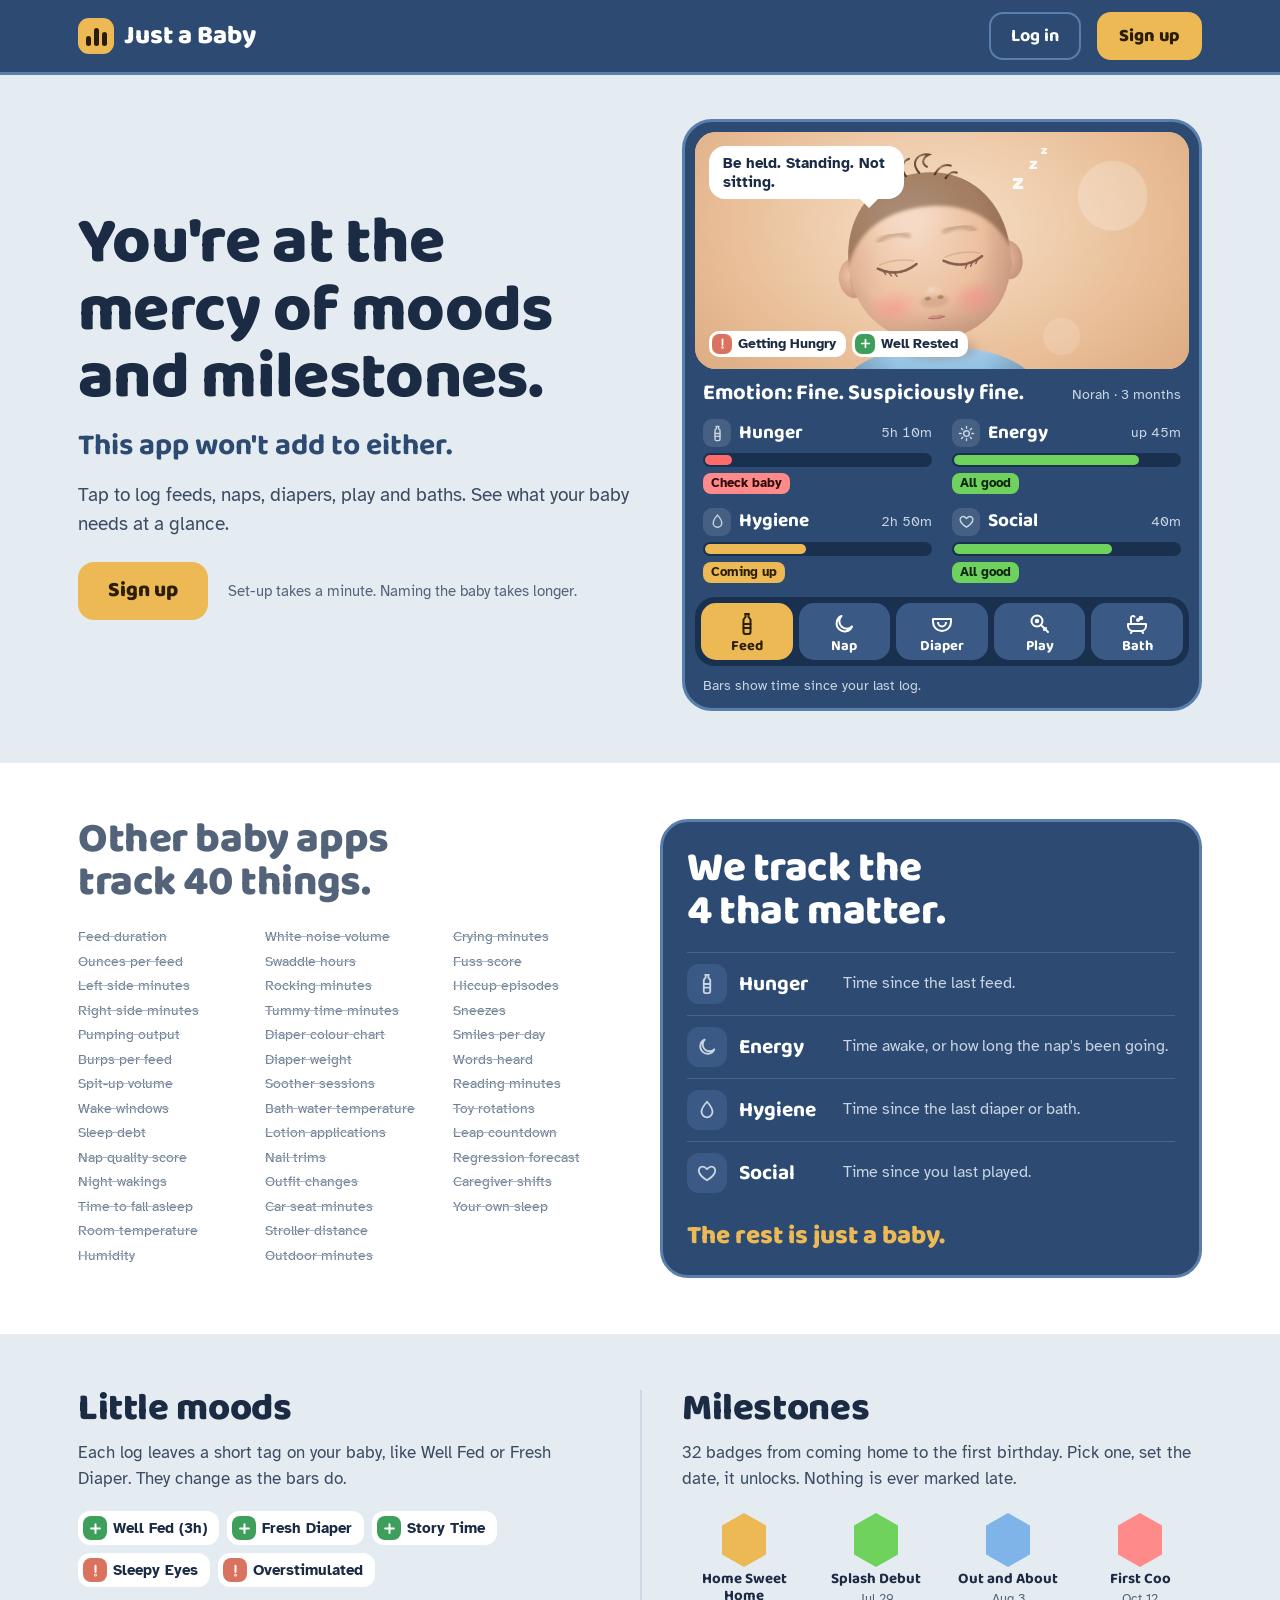
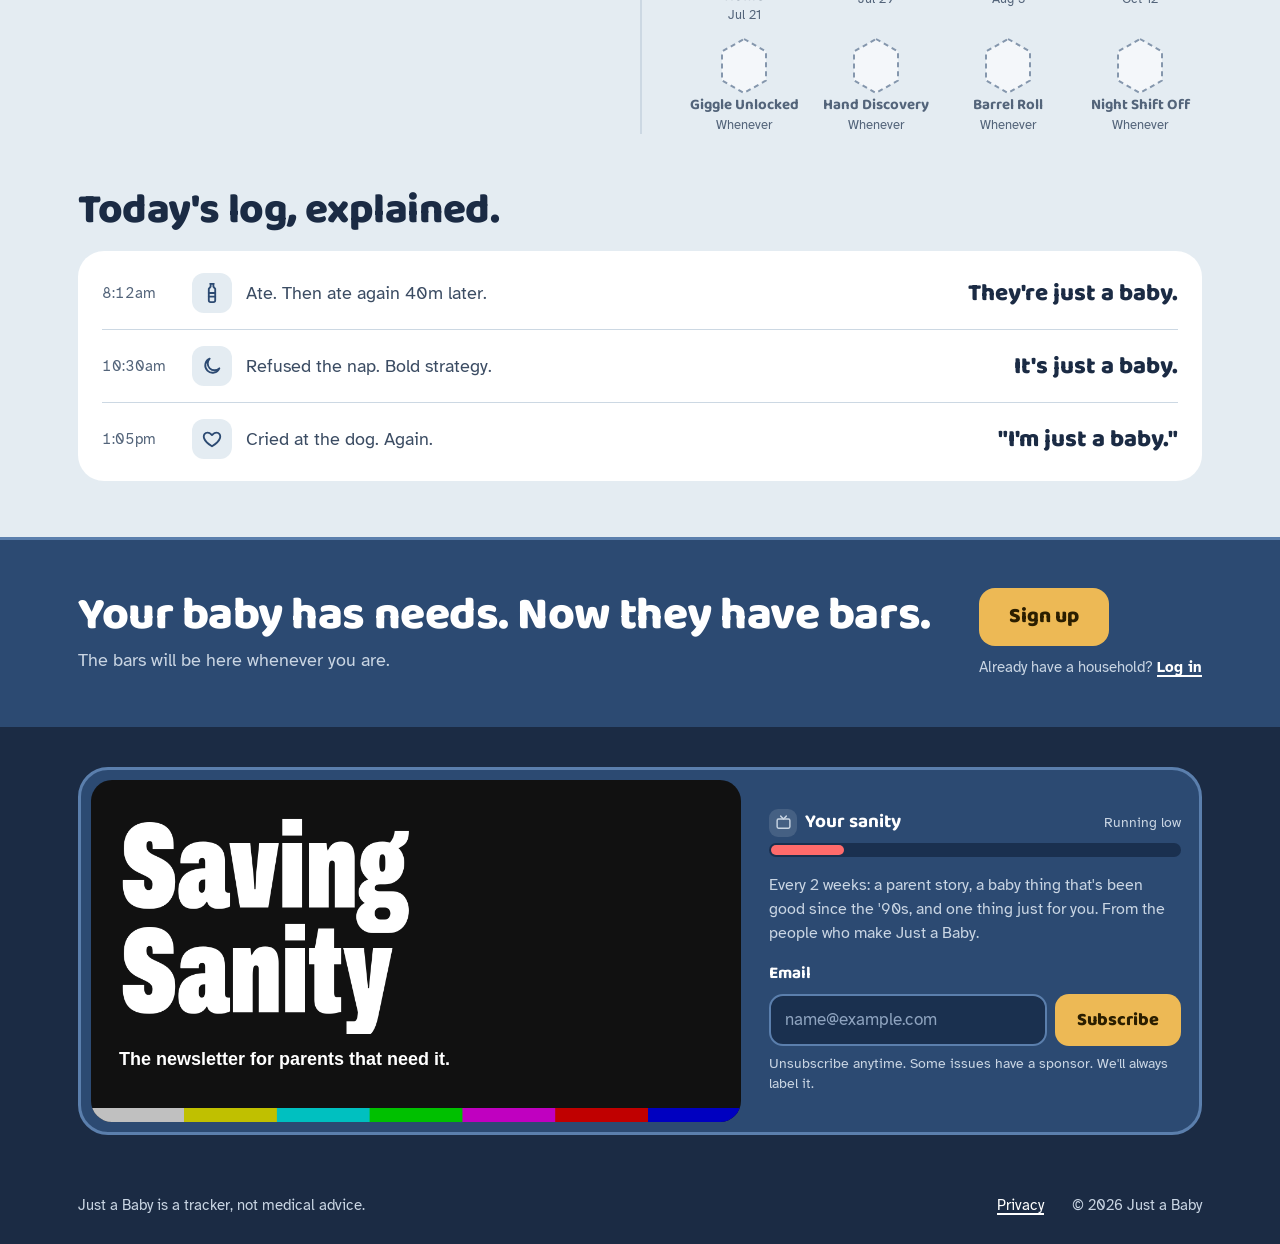
<file: index.html>
<!doctype html>
<html lang="en">
<head>
<meta charset="utf-8">
<script>
// Send anything meant for the app straight there: invite links and sign-in links
// sent before the app moved to /yourbaby, and home-screen installs.
(function(){var s=location.search,h=location.hash,sa=false;
try{sa=window.matchMedia('(display-mode: standalone)').matches||navigator.standalone===true}catch(e){}
if(/[?&](invite|code|token_hash|error_description)=/.test(s)||/(access_token|error_description)=/.test(h)||sa){location.replace('/yourbaby/'+s+h)}})();
</script>
<meta name="viewport" content="width=device-width, initial-scale=1, viewport-fit=cover">
<meta name="theme-color" content="#2C4A72">
<link rel="manifest" href="/manifest.webmanifest">
<link rel="icon" type="image/png" sizes="192x192" href="/icons/icon-192.png">
<link rel="apple-touch-icon" href="/icons/apple-touch-icon.png">
<title>Just a Baby</title>
<meta name="description" content="A mood and milestone baby tracker. Tap to log feeds, naps, diapers, play and baths. See what your baby needs at a glance.">
<link rel="preconnect" href="https://fonts.googleapis.com">
<link rel="preconnect" href="https://fonts.gstatic.com" crossorigin>
<link rel="stylesheet" href="https://fonts.googleapis.com/css2?family=Baloo+2:wght@600;700;800&family=Atkinson+Hyperlegible:wght@400;700&display=swap">
<style>
/* One light look, matching the app: navy HUD panels with thick rounded frames, gold for the one thing to press. Flat buttons, no shadows. */
:root{
  --ground:#E4ECF2; --paper:#FFFFFF; --ink:#1B2B44; --body:#3B4C63; --muted:#53647A; --rule:#CCD8E3;
  --navy:#2C4A72; --navy-deep:#1B2B44; --navy-tile:#3A5A85; --navy-soft:#C9D5E3; --navy-track:#1A304F; --navy-edge:#5B7FAD;
  --gold:#EDB955; --gold-ink:#2B1E00;
  --ok:#6FD25C; --ok-ink:#0D2416; --warn:#EDB955; --warn-ink:#2B1E00; --bad:#FF8A8A; --bad-bar:#FF6B6B; --bad-ink:#2E0A0A;
  --display:'Baloo 2','Trebuchet MS',system-ui,sans-serif;
  --text:'Atkinson Hyperlegible',system-ui,-apple-system,'Segoe UI',sans-serif;
  color-scheme:light;
}
*{box-sizing:border-box}
html{background:var(--navy-deep)}
body{margin:0;background:var(--ground);color:var(--ink);font-family:var(--text);font-size:17px;line-height:1.5;-webkit-font-smoothing:antialiased}
::selection{background:var(--gold);color:var(--gold-ink)}
img{max-width:100%;display:block}
a{color:var(--navy);text-underline-offset:3px;text-decoration-thickness:2px}
a:hover{color:var(--ink)}
:focus-visible{outline:3px solid var(--gold);outline-offset:3px;border-radius:8px}
h1,h2,h3{font-family:var(--display);font-weight:800;line-height:1.02;margin:0;text-wrap:balance;letter-spacing:-0.01em}
p{margin:0}
.wrap{max-width:1180px;margin:0 auto;padding-inline:max(28px,env(safe-area-inset-left,0px))}
svg.i{width:22px;height:22px;flex:none}

/* buttons */
.btn{display:inline-flex;align-items:center;justify-content:center;min-height:48px;padding:0 22px;border-radius:14px;font-family:var(--display);font-weight:800;font-size:18px;text-decoration:none;white-space:nowrap;border:0;transition:background-color .15s,transform .1s}
.btn:active{transform:translateY(1px)}
.btn-gold{background:var(--gold);color:var(--gold-ink)}
.btn-gold:hover{background:#F3C76B;color:var(--gold-ink)}
.btn-big{min-height:58px;padding:0 30px;font-size:21px;border-radius:16px}
.btn-line{color:#fff;font-weight:700;box-shadow:inset 0 0 0 2px var(--navy-edge)}
.btn-line:hover{color:#fff;background:var(--navy-tile)}

/* header */
.top{background:var(--navy);border-bottom:3px solid var(--navy-edge)}
.top .wrap{height:72px;display:flex;align-items:center;gap:16px}
.brand{display:flex;align-items:center;gap:10px;text-decoration:none;color:#fff;margin-right:auto}
.brand:hover{color:#fff}
.mark{width:36px;height:36px;border-radius:11px;background:var(--gold);display:flex;align-items:flex-end;justify-content:center;gap:3px;padding-bottom:8px;flex:none}
.mark i{width:5px;border-radius:3px;background:var(--gold-ink)}
.brand b{font-family:var(--display);font-weight:800;font-size:26px;line-height:1;white-space:nowrap}

/* hero */
.hero{padding-block:44px 52px}
.hero .wrap{display:grid;grid-template-columns:minmax(0,1fr) minmax(0,520px);gap:44px;align-items:center}
.hero-copy{display:flex;flex-direction:column;gap:18px}
.hero h1{font-size:clamp(42px,5.4vw,66px)}
.hero .then{font-family:var(--display);font-weight:700;font-size:clamp(24px,2.4vw,30px);line-height:1.1;color:var(--navy)}
.hero .lede{font-size:19px;color:var(--body);max-width:30em}
.cta-row{display:flex;flex-wrap:wrap;align-items:center;gap:12px 20px;margin-top:6px}
.aside{font-size:15px;color:var(--muted)}

/* the rig: the app's own control panel */
.rig{margin:0;background:var(--navy);border:3px solid var(--navy-edge);border-radius:30px;padding:10px;color:#fff}
.room{position:relative;border-radius:21px;overflow:hidden;aspect-ratio:980/470;background:#E9BE97}
.room img{width:100%;height:100%;object-fit:cover;object-position:50% 30%}
.bubble{position:absolute;left:14px;top:14px;background:#fff;color:var(--ink);border-radius:16px;padding:8px 14px 7px;font-size:15px;font-weight:700;line-height:1.25;max-width:13em}
.bubble::after{content:"";position:absolute;right:26px;bottom:-9px;border:9px solid transparent;border-top-color:#fff;border-bottom:0}
.tags{position:absolute;left:14px;bottom:12px;display:flex;flex-wrap:wrap;gap:6px}
.tag{display:inline-flex;align-items:center;gap:6px;background:#fff;color:var(--ink);border-radius:10px;padding:3px 10px 3px 3px;font-size:13.5px;font-weight:700}
.tag .ti{width:20px;height:20px;border-radius:7px;display:grid;place-items:center;color:#fff}
.tag .ti svg{width:13px;height:13px}
.ti.good{background:#3E9E5B} .ti.bad{background:#D9725F}
.emo{display:flex;align-items:baseline;justify-content:space-between;gap:4px 12px;flex-wrap:wrap;padding:12px 8px 4px}
.emo b{font-family:var(--display);font-size:22px;line-height:1.1}
.emo span{font-size:14px;color:var(--navy-soft)}
.quad{display:grid;grid-template-columns:repeat(2,minmax(0,1fr));gap:14px 20px;padding:10px 8px 14px}
.need{display:flex;flex-direction:column;gap:6px;min-width:0}
.need-head{display:flex;align-items:center;gap:8px}
.need-head .ni{width:28px;height:28px;border-radius:9px;background:rgba(255,255,255,.12);display:grid;place-items:center}
.need-head .ni svg{width:17px;height:17px}
.need-head b{font-family:var(--display);font-size:19px;line-height:1;flex:1}
.need-head span{font-size:13.5px;color:var(--navy-soft);font-variant-numeric:tabular-nums}
.bar{height:14px;border-radius:999px;background:var(--navy-track);padding:2px}
.bar i{display:block;height:100%;border-radius:999px}
.status{align-self:flex-start;border-radius:8px;padding:1px 8px;font-size:12.5px;font-weight:700}
.s-bad{background:var(--bad);color:var(--bad-ink)} .s-ok{background:var(--ok);color:var(--ok-ink)} .s-warn{background:var(--warn);color:var(--warn-ink)}
.quick{display:grid;grid-template-columns:repeat(5,minmax(0,1fr));gap:6px;background:var(--navy-track);border-radius:20px;padding:6px}
.quick span{display:flex;flex-direction:column;align-items:center;gap:3px;padding:9px 2px 7px;border-radius:15px;background:var(--navy-tile);font-family:var(--display);font-weight:700;font-size:14.5px;line-height:1}
.quick span:first-child{background:var(--gold);color:var(--gold-ink)}
.quick svg{width:24px;height:24px}
.rig figcaption{font-size:13.5px;color:var(--navy-soft);padding:10px 8px 2px}

/* 40 vs 4 */
.versus{background:var(--paper);padding-block:56px}
.versus .wrap{display:grid;grid-template-columns:minmax(0,1fr) minmax(0,1fr);gap:40px;align-items:start}
.versus h2{font-size:clamp(30px,3.4vw,42px)}
.theirs h2{color:var(--muted)}
.forty{list-style:none;margin:20px 0 0;padding:0;columns:3;column-gap:20px;font-size:14px;line-height:1.75;color:#6E7E92}
.forty li{text-decoration:line-through;text-decoration-color:#A7B5C4;break-inside:avoid}
.ours{background:var(--navy);color:#fff;border:3px solid var(--navy-edge);border-radius:28px;padding:26px 24px 24px}
.four{list-style:none;margin:18px 0 18px;padding:0;display:flex;flex-direction:column}
.four li{display:grid;grid-template-columns:40px 92px 1fr;align-items:center;gap:12px;padding:11px 0;border-top:1px solid rgba(255,255,255,.14)}
.four .ni{width:40px;height:40px;border-radius:12px;background:var(--navy-tile);display:grid;place-items:center}
.four b{font-family:var(--display);font-size:21px;line-height:1}
.four span{color:var(--navy-soft);font-size:16px;line-height:1.35}
.ours .rest{font-family:var(--display);font-weight:800;font-size:26px;line-height:1.1;color:var(--gold)}

/* moods + milestones */
.pair{padding-block:56px}
.pair .wrap{display:grid;grid-template-columns:minmax(0,1fr) minmax(0,1fr);gap:0}
.pair article{display:flex;flex-direction:column;gap:12px;padding-right:40px}
.pair article + article{padding:0 0 0 40px;border-left:2px solid var(--rule)}
.pair h2{font-size:clamp(28px,3vw,38px)}
.pair p{color:var(--body);max-width:32em}
.moodrow{display:flex;flex-wrap:wrap;gap:8px;margin-top:8px}
.moodrow .tag{background:var(--paper);font-size:15px;padding:5px 12px 5px 5px;border-radius:12px}
.moodrow .ti{width:24px;height:24px;border-radius:8px}
.moodrow .ti svg{width:15px;height:15px}
.badges{display:grid;grid-template-columns:repeat(4,minmax(0,1fr));gap:12px 8px;margin-top:8px}
.badge{display:flex;flex-direction:column;align-items:center;text-align:center;gap:2px;min-width:0}
.badge svg{width:52px;height:58px}
.badge b{font-family:var(--display);font-weight:700;font-size:15px;line-height:1.1}
.badge span{font-size:12.5px;color:var(--muted)}
.badge.locked b{color:var(--muted)}

/* the log */
.log{padding-block:0 56px}
.log h2{font-size:clamp(30px,3.4vw,42px);margin-bottom:18px}
.entries{list-style:none;margin:0;padding:6px 24px;background:var(--paper);border-radius:26px}
.entries li{display:grid;grid-template-columns:76px 40px minmax(0,1fr) auto;align-items:center;gap:14px;padding:16px 0;border-top:1px solid var(--rule)}
.entries li:first-child{border-top:0}
.entries time{font-size:15px;color:var(--muted);font-variant-numeric:tabular-nums}
.entries .ni{width:40px;height:40px;border-radius:12px;background:var(--ground);display:grid;place-items:center;color:var(--navy)}
.entries .what{font-size:18px;color:var(--body)}
.entries .verdict{font-family:var(--display);font-weight:800;font-size:24px;line-height:1.05;text-align:right}

/* final */
.final{background:var(--navy);color:#fff;border-top:3px solid var(--navy-edge);padding-block:48px}
.final .wrap{display:flex;flex-wrap:wrap;align-items:center;justify-content:space-between;gap:20px 32px}
.final h2{font-size:clamp(32px,3.6vw,46px)}
.final p{color:var(--navy-soft);font-size:18px;margin-top:8px}
.final-act{display:flex;flex-direction:column;align-items:flex-start;gap:10px}
.final-act .aside{color:var(--navy-soft)}
.final-act a:not(.btn){color:#fff;font-weight:700}

/* footer */
.foot{background:var(--navy-deep);color:var(--navy-soft);font-size:14.5px;padding-top:40px}
.foot .legal{display:flex;flex-wrap:wrap;gap:12px 28px;align-items:center;padding-block:28px}
.foot .legal p{margin-right:auto}
.foot a{color:#fff}

/* newsletter signup: Saving Sanity has its own look (off-air black, test-card bars). Posts straight to Customer.io's form endpoint. */
/* Saving Sanity: the newsletter keeps its own Off-air look, shown on a screen inside the app's own HUD panel */
.news{--ss-black:#111111;margin-block:0 32px;background:var(--navy);border:3px solid var(--navy-edge);border-radius:30px;padding:10px;color:#fff;display:grid;grid-template-columns:minmax(0,1fr) minmax(0,420px);gap:10px 28px;align-items:stretch}
.news .screen{position:relative;background:var(--ss-black);border-radius:21px;overflow:hidden;padding:30px 28px 50px;font-family:Helvetica,Arial,sans-serif;display:flex;flex-direction:column;justify-content:center}
.news .screen::after{content:"";position:absolute;left:0;right:0;bottom:0;height:14px;background:url(/images/saving-sanity/colour-bars.png) center/100% 100% no-repeat}
.news h2{margin:0;line-height:0}
.news h2 img{width:min(300px,70vw);height:auto;margin-left:-5px}
.news .tagline{font-size:18px;font-weight:700;line-height:1.3;margin-top:14px;text-wrap:balance}
.news .controls{display:flex;flex-direction:column;justify-content:center;gap:16px;padding:16px 8px 14px 0}
.news .need-head span{color:var(--navy-soft)}
.news .bar i{width:18%;background:var(--bad-bar);transition:width .8s ease,background-color .8s}
.news .pitch{color:var(--navy-soft);font-size:16px;line-height:1.5}
.news form{display:flex;flex-direction:column;gap:8px}
.news label{font-family:var(--display);font-weight:700;font-size:17px}
.news .row{display:flex;gap:8px}
.news input[type=email]{flex:1;min-width:0;min-height:52px;border-radius:14px;border:2px solid var(--navy-edge);background:var(--navy-track);color:#fff;font:inherit;font-size:17px;padding:0 14px}
.news input[type=email]::placeholder{color:#8EA3BF}
.news input[type=email]:focus{outline:3px solid var(--gold);outline-offset:2px}
.news .row .btn{min-height:52px}
.news .fine{font-size:13.5px;color:var(--navy-soft)}
.news .done{display:none;font-family:var(--display);font-size:22px;font-weight:800;line-height:1.2}
.news .done small{display:block;font-family:var(--text);font-weight:400;font-size:15px;color:var(--navy-soft);margin-top:6px}
.news.is-done form{display:none}
.news.is-done .done{display:block}
.news.is-done .bar i{width:100%;background:var(--ok)}

@media (max-width:940px){
  .hero .wrap,.versus .wrap{grid-template-columns:minmax(0,1fr)}
  .hero .wrap{gap:32px}
  .rig{max-width:560px}
  .forty{columns:3}
}
@media (max-width:760px){
  .news{grid-template-columns:minmax(0,1fr)}
  .pair .wrap{grid-template-columns:minmax(0,1fr);gap:36px}
  .pair article{padding:0}
  .pair article + article{padding:32px 0 0;border-left:0;border-top:2px solid var(--rule)}
}
@media (max-width:600px){
  body{font-size:16px}
  .wrap{padding-inline:max(16px,env(safe-area-inset-left,0px))}
  .top .wrap{height:64px;gap:8px}
  .brand b{font-size:22px}
  .top .btn{min-height:44px;padding:0 14px;font-size:16px}
  .hero{padding-block:28px 36px}
  .hero .lede{font-size:17px}
  .rig{border-radius:26px;padding:8px}
  .room{aspect-ratio:4/3;border-radius:19px}
  .emo b{font-size:20px}
  .quad{gap:12px 14px}
  .need-head b{font-size:17px}
  .need-head span{font-size:12.5px}
  .quick span{font-size:13px}
  .versus,.pair{padding-block:40px}
  .forty{columns:2;font-size:13.5px}
  .ours{padding:20px 16px 18px;border-radius:24px}
  .four li{grid-template-columns:36px 78px 1fr;gap:10px}
  .four .ni{width:36px;height:36px}
  .four b{font-size:19px}
  .four span{font-size:15px}
  .badges{grid-template-columns:repeat(4,minmax(0,1fr));gap:12px 4px}
  .badge svg{width:44px;height:49px}
  .badge b{font-size:13px}
  .log{padding-block:0 40px}
  .entries{padding:2px 16px;border-radius:22px}
  .entries li{grid-template-columns:36px minmax(0,1fr);gap:4px 12px;padding:14px 0}
  .entries .ni{grid-row:span 3;align-self:start;width:36px;height:36px}
  .entries time{grid-column:2;font-size:14px}
  .entries .what{grid-column:2;font-size:17px}
  .entries .verdict{grid-column:2;text-align:left;font-size:22px}
  .final{padding-block:36px}
  .foot{padding-top:24px}
  .news{border-radius:26px;padding:8px;margin-block:0 24px}
  .news .screen{border-radius:19px;padding:24px 18px 40px}
  .news .controls{padding:8px 6px 10px}
  .news .row{flex-direction:column}
}
@media (max-width:380px){ .brand b{display:none} }
@media (prefers-reduced-motion:reduce){*{transition:none!important}}
</style>
</head>
<body>
<svg width="0" height="0" style="position:absolute" aria-hidden="true">
  <symbol id="i-bottle" viewBox="0 0 24 24" fill="none" stroke="currentColor" stroke-width="2" stroke-linecap="round" stroke-linejoin="round"><path d="M10 2h4M10.5 2v3l-2 2.5V20a2 2 0 0 0 2 2h3a2 2 0 0 0 2-2V7.5l-2-2.5V2"/><path d="M8.5 12h7M8.5 16h7"/></symbol>
  <symbol id="i-tv" viewBox="0 0 24 24" fill="none" stroke="currentColor" stroke-width="2" stroke-linecap="round" stroke-linejoin="round"><rect x="3" y="7" width="18" height="13" rx="2"/><path d="M8 3l4 4 4-4"/></symbol>
  <symbol id="i-moon" viewBox="0 0 24 24" fill="none" stroke="currentColor" stroke-width="2" stroke-linecap="round" stroke-linejoin="round"><path d="M20 14.5A8 8 0 1 1 9.5 4a6.5 6.5 0 0 0 10.5 10.5z"/></symbol>
  <symbol id="i-sun" viewBox="0 0 24 24" fill="none" stroke="currentColor" stroke-width="2" stroke-linecap="round"><circle cx="12" cy="12" r="4"/><path d="M12 2v2.5M12 19.5V22M2 12h2.5M19.5 12H22M4.9 4.9l1.8 1.8M17.3 17.3l1.8 1.8M4.9 19.1l1.8-1.8M17.3 6.7l1.8-1.8"/></symbol>
  <symbol id="i-drop" viewBox="0 0 24 24" fill="none" stroke="currentColor" stroke-width="2" stroke-linejoin="round"><path d="M12 3s6 6.6 6 11a6 6 0 0 1-12 0c0-4.4 6-11 6-11z"/></symbol>
  <symbol id="i-diaper" viewBox="0 0 24 24" fill="none" stroke="currentColor" stroke-width="2" stroke-linejoin="round"><path d="M3 7h18v3c0 5-4 9-9 9s-9-4-9-9z"/><path d="M8 10c0 2.5 1.8 4.5 4 4.5s4-2 4-4.5"/></symbol>
  <symbol id="i-heart" viewBox="0 0 24 24" fill="none" stroke="currentColor" stroke-width="2" stroke-linejoin="round"><path d="M12 20s-7-4.3-8.6-8.7C2.2 8 4.2 5 7.2 5c1.9 0 3.2 1 4.8 2.8C13.6 6 14.9 5 16.8 5c3 0 5 3 3.8 6.3C19 15.7 12 20 12 20z"/></symbol>
  <symbol id="i-rattle" viewBox="0 0 24 24" fill="none" stroke="currentColor" stroke-width="2" stroke-linecap="round"><circle cx="9" cy="9" r="5.5"/><path d="M13 13l7 7M18 16l-2 2"/><circle cx="9" cy="9" r="1.2" fill="currentColor"/></symbol>
  <symbol id="i-tub" viewBox="0 0 24 24" fill="none" stroke="currentColor" stroke-width="2" stroke-linecap="round" stroke-linejoin="round"><path d="M3 12h18v2a5 5 0 0 1-5 5H8a5 5 0 0 1-5-5z"/><path d="M6 12V6a2 2 0 0 1 3.5-1.3M7 19l-1 2M17 19l1 2"/><circle cx="13" cy="8" r="1"/><circle cx="16" cy="6" r="1.3"/></symbol>
  <symbol id="i-plus" viewBox="0 0 24 24" fill="none" stroke="currentColor" stroke-width="3.2" stroke-linecap="round"><path d="M12 5v14M5 12h14"/></symbol>
  <symbol id="i-bang" viewBox="0 0 24 24" fill="none" stroke="currentColor" stroke-width="3.2" stroke-linecap="round"><path d="M12 4.5v10"/><circle cx="12" cy="19.5" r=".6" fill="currentColor"/></symbol>
  <symbol id="hex" viewBox="0 0 52 58"><path d="M26 2l22 12.5v29L26 56 4 43.5v-29z"/></symbol>
</svg>

<header class="top">
  <div class="wrap">
    <a class="brand" href="#top" aria-label="Just a Baby home">
      <span class="mark" aria-hidden="true"><i style="height:10px"></i><i style="height:18px"></i><i style="height:14px"></i></span>
      <b>Just a Baby</b>
    </a>
    <a class="btn btn-line" href="/login/">Log in</a>
    <a class="btn btn-gold" href="/signup/">Sign up</a>
  </div>
</header>

<main id="top">
  <section class="hero">
    <div class="wrap">
      <div class="hero-copy">
        <h1>You're at the mercy of moods and milestones.</h1>
        <p class="then">This app won't add to either.</p>
        <p class="lede">Tap to log feeds, naps, diapers, play and baths. See what your baby needs at a glance.</p>
        <div class="cta-row">
          <a class="btn btn-gold btn-big" href="/signup/">Sign up</a>
          <span class="aside">Set-up takes a minute. Naming the baby takes longer.</span>
        </div>
      </div>

      <figure class="rig" aria-label="The Just a Baby home screen">
        <div class="room">
          <img src="/images/baby.png" alt="A cartoon baby, asleep" width="980" height="554">
          <div class="bubble">Be held. Standing. Not sitting.</div>
          <div class="tags">
            <span class="tag"><span class="ti bad"><svg aria-hidden="true"><use href="#i-bang"/></svg></span>Getting Hungry</span>
            <span class="tag"><span class="ti good"><svg aria-hidden="true"><use href="#i-plus"/></svg></span>Well Rested</span>
          </div>
        </div>
        <div class="emo"><b>Emotion: Fine. Suspiciously fine.</b><span>Norah · 3 months</span></div>
        <div class="quad">
          <div class="need">
            <div class="need-head"><span class="ni"><svg aria-hidden="true"><use href="#i-bottle"/></svg></span><b>Hunger</b><span>5h 10m</span></div>
            <div class="bar"><i style="width:12%;background:var(--bad-bar)"></i></div>
            <span class="status s-bad">Check baby</span>
          </div>
          <div class="need">
            <div class="need-head"><span class="ni"><svg aria-hidden="true"><use href="#i-sun"/></svg></span><b>Energy</b><span>up 45m</span></div>
            <div class="bar"><i style="width:82%;background:var(--ok)"></i></div>
            <span class="status s-ok">All good</span>
          </div>
          <div class="need">
            <div class="need-head"><span class="ni"><svg aria-hidden="true"><use href="#i-drop"/></svg></span><b>Hygiene</b><span>2h 50m</span></div>
            <div class="bar"><i style="width:45%;background:var(--warn)"></i></div>
            <span class="status s-warn">Coming up</span>
          </div>
          <div class="need">
            <div class="need-head"><span class="ni"><svg aria-hidden="true"><use href="#i-heart"/></svg></span><b>Social</b><span>40m</span></div>
            <div class="bar"><i style="width:70%;background:var(--ok)"></i></div>
            <span class="status s-ok">All good</span>
          </div>
        </div>
        <div class="quick" aria-hidden="true">
          <span><svg><use href="#i-bottle"/></svg>Feed</span>
          <span><svg><use href="#i-moon"/></svg>Nap</span>
          <span><svg><use href="#i-diaper"/></svg>Diaper</span>
          <span><svg><use href="#i-rattle"/></svg>Play</span>
          <span><svg><use href="#i-tub"/></svg>Bath</span>
        </div>
        <figcaption>Bars show time since your last log.</figcaption>
      </figure>
    </div>
  </section>

  <section class="versus" id="how" aria-label="What we track">
    <div class="wrap">
      <div class="theirs">
        <h2>Other baby apps track 40 things.</h2>
        <ul class="forty">
          <li>Feed duration</li><li>Ounces per feed</li><li>Left side minutes</li><li>Right side minutes</li>
          <li>Pumping output</li><li>Burps per feed</li><li>Spit-up volume</li><li>Wake windows</li>
          <li>Sleep debt</li><li>Nap quality score</li><li>Night wakings</li><li>Time to fall asleep</li>
          <li>Room temperature</li><li>Humidity</li><li>White noise volume</li><li>Swaddle hours</li>
          <li>Rocking minutes</li><li>Tummy time minutes</li><li>Diaper colour chart</li><li>Diaper weight</li>
          <li>Soother sessions</li><li>Bath water temperature</li><li>Lotion applications</li><li>Nail trims</li>
          <li>Outfit changes</li><li>Car seat minutes</li><li>Stroller distance</li><li>Outdoor minutes</li>
          <li>Crying minutes</li><li>Fuss score</li><li>Hiccup episodes</li><li>Sneezes</li>
          <li>Smiles per day</li><li>Words heard</li><li>Reading minutes</li><li>Toy rotations</li>
          <li>Leap countdown</li><li>Regression forecast</li><li>Caregiver shifts</li><li>Your own sleep</li>
        </ul>
      </div>
      <div class="ours">
        <h2>We track the 4 that matter.</h2>
        <ul class="four">
          <li><span class="ni"><svg class="i" aria-hidden="true"><use href="#i-bottle"/></svg></span><b>Hunger</b><span>Time since the last feed.</span></li>
          <li><span class="ni"><svg class="i" aria-hidden="true"><use href="#i-moon"/></svg></span><b>Energy</b><span>Time awake, or how long the nap's been going.</span></li>
          <li><span class="ni"><svg class="i" aria-hidden="true"><use href="#i-drop"/></svg></span><b>Hygiene</b><span>Time since the last diaper or bath.</span></li>
          <li><span class="ni"><svg class="i" aria-hidden="true"><use href="#i-heart"/></svg></span><b>Social</b><span>Time since you last played.</span></li>
        </ul>
        <p class="rest">The rest is just a baby.</p>
      </div>
    </div>
  </section>

  <section class="pair" id="milestones">
    <div class="wrap">
      <article>
        <h2>Little moods</h2>
        <p>Each log leaves a short tag on your baby, like Well Fed or Fresh Diaper. They change as the bars do.</p>
        <div class="moodrow">
          <span class="tag"><span class="ti good"><svg aria-hidden="true"><use href="#i-plus"/></svg></span>Well Fed (3h)</span>
          <span class="tag"><span class="ti good"><svg aria-hidden="true"><use href="#i-plus"/></svg></span>Fresh Diaper</span>
          <span class="tag"><span class="ti good"><svg aria-hidden="true"><use href="#i-plus"/></svg></span>Story Time</span>
          <span class="tag"><span class="ti bad"><svg aria-hidden="true"><use href="#i-bang"/></svg></span>Sleepy Eyes</span>
          <span class="tag"><span class="ti bad"><svg aria-hidden="true"><use href="#i-bang"/></svg></span>Overstimulated</span>
        </div>
      </article>
      <article>
        <h2>Milestones</h2>
        <p>32 badges from coming home to the first birthday. Pick one, set the date, it unlocks. Nothing is ever marked late.</p>
        <div class="badges">
          <div class="badge"><svg role="img" aria-label="Logged"><use href="#hex" fill="#EDB955"/></svg><b>Home Sweet Home</b><span>Jul 21</span></div>
          <div class="badge"><svg role="img" aria-label="Logged"><use href="#hex" fill="#6FD25C"/></svg><b>Splash Debut</b><span>Jul 29</span></div>
          <div class="badge"><svg role="img" aria-label="Logged"><use href="#hex" fill="#7FB4E8"/></svg><b>Out and About</b><span>Aug 3</span></div>
          <div class="badge"><svg role="img" aria-label="Logged"><use href="#hex" fill="#FF8A8A"/></svg><b>First Coo</b><span>Oct 12</span></div>
          <div class="badge locked"><svg role="img" aria-label="Not logged yet"><use href="#hex" fill="#F4F7FA" stroke="#8597AD" stroke-width="2" stroke-dasharray="5 4"/></svg><b>Giggle Unlocked</b><span>Whenever</span></div>
          <div class="badge locked"><svg role="img" aria-label="Not logged yet"><use href="#hex" fill="#F4F7FA" stroke="#8597AD" stroke-width="2" stroke-dasharray="5 4"/></svg><b>Hand Discovery</b><span>Whenever</span></div>
          <div class="badge locked"><svg role="img" aria-label="Not logged yet"><use href="#hex" fill="#F4F7FA" stroke="#8597AD" stroke-width="2" stroke-dasharray="5 4"/></svg><b>Barrel Roll</b><span>Whenever</span></div>
          <div class="badge locked"><svg role="img" aria-label="Not logged yet"><use href="#hex" fill="#F4F7FA" stroke="#8597AD" stroke-width="2" stroke-dasharray="5 4"/></svg><b>Night Shift Off</b><span>Whenever</span></div>
        </div>
      </article>
    </div>
  </section>

  <section class="log" aria-labelledby="logh">
    <div class="wrap">
      <h2 id="logh">Today's log, explained.</h2>
      <ol class="entries">
        <li><time>8:12am</time><span class="ni"><svg class="i" aria-hidden="true"><use href="#i-bottle"/></svg></span><span class="what">Ate. Then ate again 40m later.</span><span class="verdict">They're just a baby.</span></li>
        <li><time>10:30am</time><span class="ni"><svg class="i" aria-hidden="true"><use href="#i-moon"/></svg></span><span class="what">Refused the nap. Bold strategy.</span><span class="verdict">It's just a baby.</span></li>
        <li><time>1:05pm</time><span class="ni"><svg class="i" aria-hidden="true"><use href="#i-heart"/></svg></span><span class="what">Cried at the dog. Again.</span><span class="verdict">"I'm just a baby."</span></li>
      </ol>
    </div>
  </section>

  <section class="final" id="signup">
    <div class="wrap">
      <div>
        <h2>Your baby has needs. Now they have bars.</h2>
        <p>The bars will be here whenever you are.</p>
      </div>
      <div class="final-act" id="login">
        <a class="btn btn-gold btn-big" href="/signup/">Sign up</a>
        <span class="aside">Already have a household? <a href="/login/">Log in</a></span>
      </div>
    </div>
  </section>
</main>

<footer class="foot">
  <div class="wrap">
    <section class="news" id="newsletter" aria-labelledby="newsh">
      <div class="screen">
        <h2 id="newsh"><img src="/images/saving-sanity/wordmark.png" alt="Saving Sanity" width="300" height="225"></h2>
        <p class="tagline">The newsletter for parents that need it.</p>
      </div>
      <div class="controls">
        <div class="need">
          <div class="need-head"><span class="ni"><svg aria-hidden="true"><use href="#i-tv"/></svg></span><b>Your sanity</b><span class="need-state">Running low</span></div>
          <div class="bar" role="img" aria-label="Your sanity bar, running low"><i></i></div>
        </div>
        <p class="pitch">Every 2 weeks: a parent story, a baby thing that's been good since the '90s, and one thing just for you. From the people who make Just a Baby.</p>
        <!-- Customer.io connected form: a plain POST to their form endpoint, then back here. No tracking script. -->
        <form method="POST" action="https://customerioforms.com/forms/submit_action?site_id=0629f392f74bc40fadf6&amp;form_id=jab_newsletter_footer&amp;success_url=https%3A%2F%2Fjustababy.ca%2F%3Fnewsletter%3Djoined%23newsletter">
          <label for="news-email">Email</label>
          <div class="row">
            <input id="news-email" name="email" type="email" autocomplete="email" inputmode="email" placeholder="name@example.com" required>
            <button class="btn btn-gold" type="submit">Subscribe</button>
          </div>
          <input type="hidden" name="newsletter_opt_in" value="true">
          <input type="hidden" name="newsletter_source" value="website_footer">
          <p class="fine">Unsubscribe anytime. Some issues have a sponsor. We'll always label it.</p>
        </form>
        <p class="done" role="status">You're on the list.<small>First issue is on its way. Check your inbox.</small></p>
      </div>
    </section>
    <div class="legal">
      <p>Just a Baby is a tracker, not medical advice.</p>
      <a href="/privacy.html">Privacy</a>
      <span>© 2026 Just a Baby</span>
    </div>
  </div>
</footer>
<script>
// Back from Customer.io's form endpoint: swap the form for a thank-you, then tidy the URL.
(function(){if(new URLSearchParams(location.search).get('newsletter')==='joined'){var n=document.getElementById('newsletter');if(n)n.classList.add('is-done');var st=n.querySelector('.need-state');if(st)st.textContent='Topped up';var b=n.querySelector('.bar');if(b)b.setAttribute('aria-label','Your sanity bar, topped up');history.replaceState(null,'',location.pathname+'#newsletter')}})();
</script>
</body>
</html>
</file>
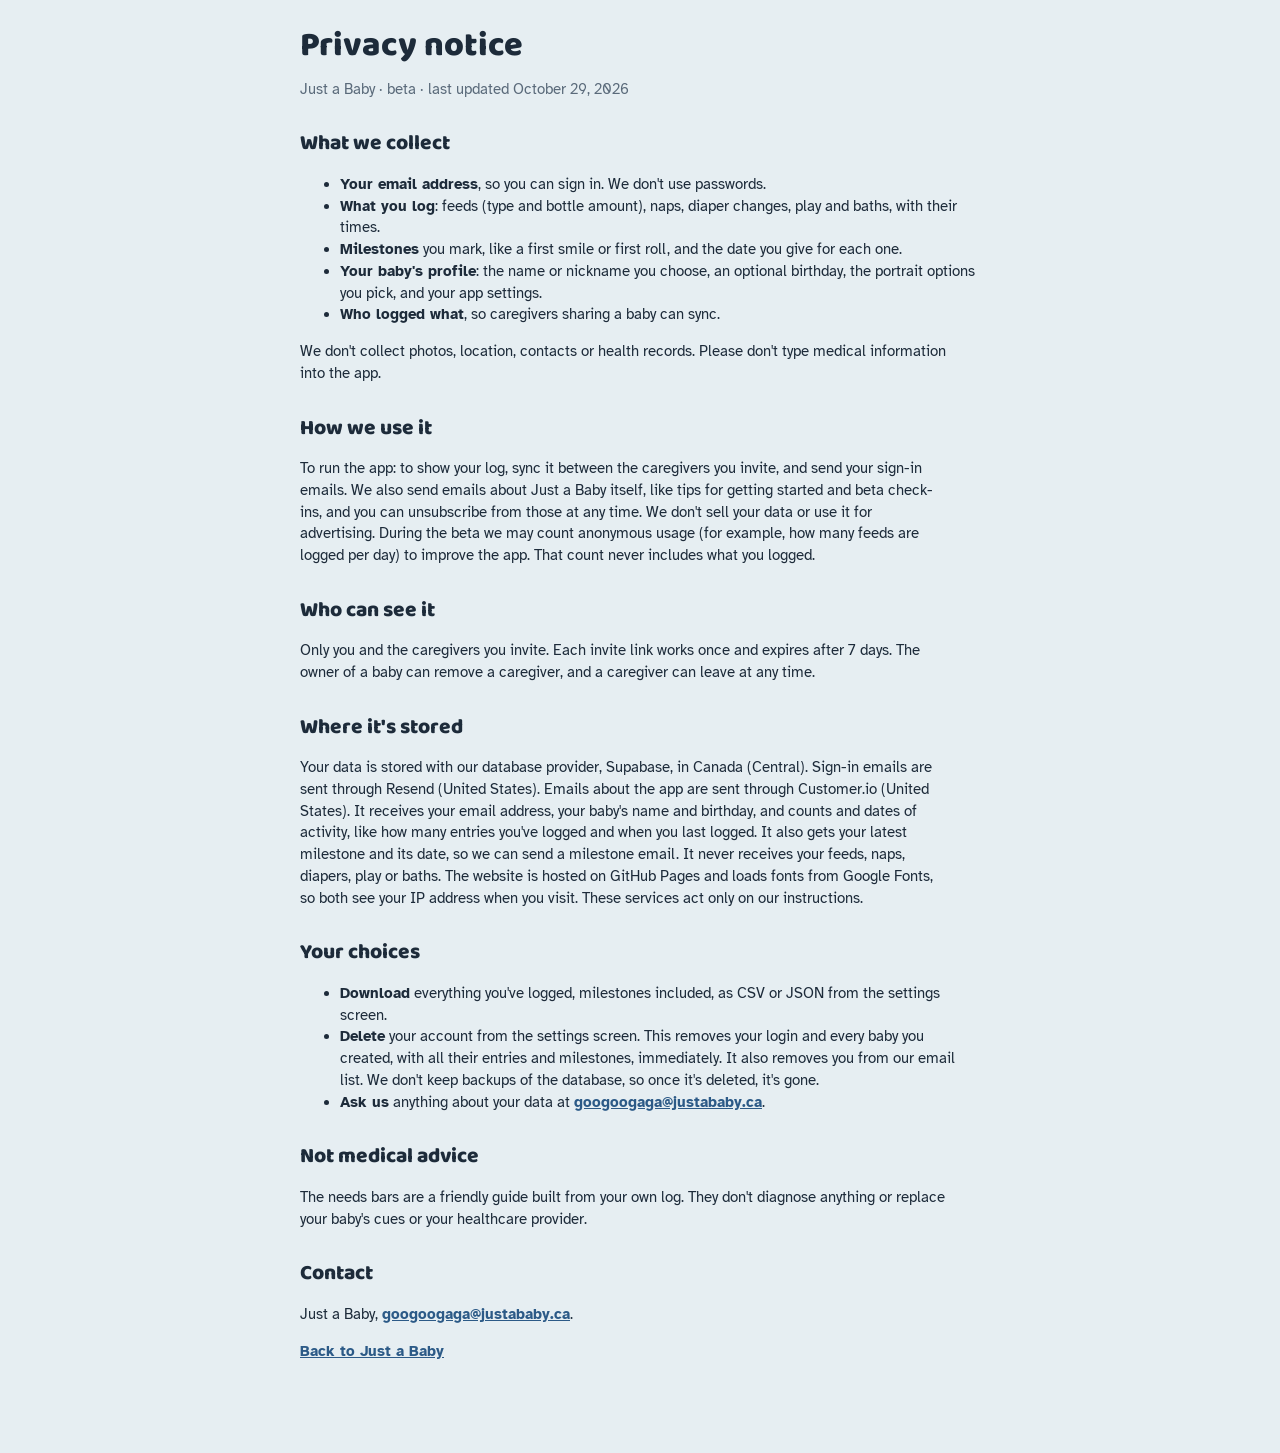
<file: privacy.html>
<!doctype html>
<html lang="en">
<head>
<meta charset="utf-8">
<meta name="viewport" content="width=device-width,initial-scale=1">
<title>Privacy notice · Just a Baby</title>
<link rel="stylesheet" href="https://fonts.googleapis.com/css2?family=Baloo+2:wght@800&family=Atkinson+Hyperlegible:wght@400;700&display=swap">
<link rel="stylesheet" href="/app.css">
<style>
  body{padding-bottom:48px}
  .doc{max-width:680px;margin:0 auto;padding-block:28px}
  .doc h1{font-family:var(--display);font-weight:800;font-size:34px;line-height:1.05;margin:0 0 6px}
  .doc h2{font-family:var(--display);font-weight:800;font-size:21px;margin:28px 0 6px}
  .doc p,.doc li{max-width:65ch}
  .doc .draft{background:var(--card);border:2px dashed var(--bad);border-radius:14px;padding:12px 14px;margin:14px 0}
  .doc a{color:var(--panel2);font-weight:700}
</style>
</head>
<body>
<main class="doc">
  <h1>Privacy notice</h1>
  <p style="color:var(--muted)">Just a Baby · beta · last updated October 29, 2026</p>

  <h2>What we collect</h2>
  <ul>
    <li><b>Your email address</b>, so you can sign in. We don't use passwords.</li>
    <li><b>What you log</b>: feeds (type and bottle amount), naps, diaper changes, play and baths, with their times.</li>
    <li><b>Milestones</b> you mark, like a first smile or first roll, and the date you give for each one.</li>
    <li><b>Your baby's profile</b>: the name or nickname you choose, an optional birthday, the portrait options you pick, and your app settings.</li>
    <li><b>Who logged what</b>, so caregivers sharing a baby can sync.</li>
  </ul>
  <p>We don't collect photos, location, contacts or health records. Please don't type medical information into the app.</p>

  <h2>How we use it</h2>
  <p>To run the app: to show your log, sync it between the caregivers you invite, and send your sign-in emails. We also send emails about Just a Baby itself, like tips for getting started and beta check-ins, and you can unsubscribe from those at any time. We don't sell your data or use it for advertising. During the beta we may count anonymous usage (for example, how many feeds are logged per day) to improve the app. That count never includes what you logged.</p>

  <h2>Who can see it</h2>
  <p>Only you and the caregivers you invite. Each invite link works once and expires after 7 days. The owner of a baby can remove a caregiver, and a caregiver can leave at any time.</p>

  <h2>Where it's stored</h2>
  <p>Your data is stored with our database provider, Supabase, in Canada (Central). Sign-in emails are sent through Resend (United States). Emails about the app are sent through Customer.io (United States). It receives your email address, your baby's name and birthday, and counts and dates of activity, like how many entries you've logged and when you last logged. It also gets your latest milestone and its date, so we can send a milestone email. It never receives your feeds, naps, diapers, play or baths. The website is hosted on GitHub Pages and loads fonts from Google Fonts, so both see your IP address when you visit. These services act only on our instructions.</p>

  <h2>Your choices</h2>
  <ul>
    <li><b>Download</b> everything you've logged, milestones included, as CSV or JSON from the settings screen.</li>
    <li><b>Delete</b> your account from the settings screen. This removes your login and every baby you created, with all their entries and milestones, immediately. It also removes you from our email list. We don't keep backups of the database, so once it's deleted, it's gone.</li>
    <li><b>Ask us</b> anything about your data at <a href="mailto:googoogaga@justababy.ca">googoogaga@justababy.ca</a>.</li>
  </ul>

  <h2>Not medical advice</h2>
  <p>The needs bars are a friendly guide built from your own log. They don't diagnose anything or replace your baby's cues or your healthcare provider.</p>

  <h2>Contact</h2>
  <p>Just a Baby, <a href="mailto:googoogaga@justababy.ca">googoogaga@justababy.ca</a>.</p>
  <p><a href="/">Back to Just a Baby</a></p>
</main>
</body>
</html>
</file>
<file: app.css>
:root{
  --bg:#E6EEF2; --ink:#1D2B3A; --muted:#5A6A7A; --card:#FFFFFF; --line:#D3DEE6;
  --panel:#22476E; --panel2:#2C5A87; --panel-ink:#EEF6FF; --panel-muted:#A9C4DE; --edge:#86C8EA;
  --gold:#F4B942; --gold-ink:#3A2A05;
  --studio1:#F7E0C8; --studio2:#E9BE97; --studio3:#D9A67C;
  --bad:#D9725F; --good:#3E9E5B;
  --shadow:none;
  --display:"Baloo 2", "Trebuchet MS", system-ui, sans-serif;
  --body:"Atkinson Hyperlegible", system-ui, -apple-system, "Segoe UI", sans-serif;
}
@media (prefers-color-scheme: dark){
  :root:not([data-theme="light"]){
    color-scheme:dark;
    --bg:#0F1821; --ink:#E3ECF4; --muted:#93A5B6; --card:#17232F; --line:#26384A;
    --panel:#14304F; --panel2:#1D4068; --panel-ink:#E8F2FC; --panel-muted:#8FB0CF; --edge:#4E9CC6;
    --gold:#E9AE3A; --gold-ink:#2A1C02;
    --studio1:#5B4A5E; --studio2:#3E3448; --studio3:#2C2536;
    --bad:#E0826F; --good:#5CC27A;
  }
}
:root[data-theme="dark"]{
  color-scheme:dark;
  --bg:#0F1821; --ink:#E3ECF4; --muted:#93A5B6; --card:#17232F; --line:#26384A;
  --panel:#14304F; --panel2:#1D4068; --panel-ink:#E8F2FC; --panel-muted:#8FB0CF; --edge:#4E9CC6;
  --gold:#E9AE3A; --gold-ink:#2A1C02;
  --studio1:#5B4A5E; --studio2:#3E3448; --studio3:#2C2536;
  --bad:#E0826F; --good:#5CC27A;
}
*{box-sizing:border-box}
[hidden]{display:none!important}
html,body{background:var(--bg)}
body{margin:0;color:var(--ink);font-family:var(--body);font-size:15px;line-height:1.45;padding:0 16px 24px;-webkit-font-smoothing:antialiased}
::selection{background:var(--gold);color:var(--gold-ink)}
button{font:inherit;color:inherit;cursor:pointer}
button:focus-visible,input:focus-visible{outline:3px solid var(--gold);outline-offset:2px}
.wrap{max-width:1000px;margin:0 auto}

/* top bar */
.top{display:flex;align-items:center;gap:8px;padding-block:10px 8px}
.who{display:flex;flex-direction:column;min-width:0;flex:1}
.who h1{font-family:var(--display);font-weight:800;font-size:26px;line-height:1;margin:0;white-space:nowrap;overflow:hidden;text-overflow:ellipsis}
.who .age{font-size:13px;color:var(--muted);white-space:nowrap;overflow:hidden;text-overflow:ellipsis}
.daychip{font-family:var(--display);font-weight:700;background:var(--panel);color:var(--panel-ink);border-radius:13px;padding:5px 11px 3px;text-align:right;line-height:1.05;flex:none}
.daychip small{display:block;font-family:var(--body);font-weight:400;font-size:12px;color:var(--panel-muted);white-space:nowrap}
.daychip b{font-size:19px;font-variant-numeric:tabular-nums}
.iconbtn{width:44px;height:44px;border-radius:13px;border:2px solid var(--line);background:var(--card);display:grid;place-items:center;flex:none}
.iconbtn:hover{border-color:var(--panel2)}
.iconbtn svg{width:22px;height:22px}

.layout{display:grid;gap:12px;grid-template-columns:1fr}
@media (min-width:860px){.layout{grid-template-columns:1.05fr 1fr;align-items:stretch}}
.side{display:flex;flex-direction:column;gap:12px;min-width:0}

/* portrait */
.card{border-radius:24px;overflow:hidden;background:var(--card);border:2px solid var(--line);display:flex;flex-direction:column}
.portrait{position:relative;flex:1 1 auto;min-height:clamp(250px,42vh,440px);
  background:
    radial-gradient(ellipse at 50% 40%,var(--studio1),var(--studio2) 60%,var(--studio3));}
.portrait.night::after{content:"";position:absolute;inset:0;background:rgba(18,22,58,.22);pointer-events:none}
.baby{position:absolute;inset:0;border:0;background:none;padding:0;display:block;width:100%;height:100%}
.baby svg{display:block;width:100%;height:100%}
.av .breathe{animation:breathe 4.2s ease-in-out infinite;transform-origin:150px 320px}
.av .headg{animation:sway 8s ease-in-out infinite;transform-origin:150px 250px}
.av.sleep .breathe{animation-duration:6s}
.av .lid{transform-box:fill-box;transform-origin:50% 0;transform:scaleY(0);animation:blink 5.8s infinite}
.av .lid.r{animation-delay:.02s}
@keyframes breathe{0%,100%{transform:scale(1,1)}50%{transform:scale(1.012,1.018)}}
@keyframes sway{0%,100%{transform:rotate(0)}30%{transform:rotate(1.4deg)}70%{transform:rotate(-1.2deg)}}
@keyframes blink{0%,93%,100%{transform:scaleY(0)}95.5%{transform:scaleY(1)}}
.speech{position:absolute;left:calc(50% + 70px);top:22px;background:#fff;color:#1D2B3A;font-family:var(--display);font-weight:700;font-size:17px;padding:6px 12px 4px;border-radius:14px;white-space:nowrap;transition:opacity .25s,transform .25s;pointer-events:none}
.speech::after{content:"";position:absolute;left:10px;bottom:-8px;border:8px solid transparent;border-top-color:#fff;border-bottom:0}
.speech.off{opacity:0;transform:translateY(6px)}
@media (max-width:420px){.speech{left:auto;right:12px}}
.samplepill{position:absolute;left:12px;top:12px;background:rgba(255,255,255,.9);color:#1D2B3A;border-radius:999px;padding:4px 10px 3px;font-size:12.5px;font-weight:700;max-width:calc(100% - 24px)}
.status{flex:none;display:flex;align-items:center;gap:8px 10px;padding:12px 16px 14px;flex-wrap:wrap}
.tagline{flex:1 1 260px;min-width:0}
.emotion{margin:0;font-family:var(--display);font-weight:800;font-size:23px;line-height:1.1;text-wrap:balance}
.emotionsub{margin:2px 0 0;font-size:14.5px;color:var(--muted);line-height:1.35}
.emotionsub:empty{display:none}
.moodlets{display:flex;gap:6px;flex-wrap:wrap;flex-basis:100%}
.whim{position:absolute;left:12px;top:12px;max-width:min(46%,240px);background:#fff;color:#1D2B3A;border-radius:14px;padding:7px 12px 6px;font-size:14px;font-weight:700;line-height:1.25;pointer-events:none;animation:fadein .4s ease-out}
@keyframes fadein{from{opacity:0;transform:translateY(-4px)}to{opacity:1;transform:none}}
.baby.hop svg{animation:hop .55s cubic-bezier(.3,1.6,.5,1)}
@keyframes hop{0%,100%{transform:none}35%{transform:translateY(-12px) scale(1.02,.98)}65%{transform:translateY(2px) scale(.99,1.01)}}
.moodtag{display:flex;align-items:center;gap:7px;font-family:var(--display);font-weight:800;font-size:17px;padding-right:6px;flex:none}
.moodtag i{width:12px;height:12px;border-radius:50%;background:var(--mood,#6BC46B);box-shadow:0 0 0 3px color-mix(in srgb,var(--mood,#6BC46B) 30%,transparent)}
.moodlet{display:flex;align-items:center;gap:6px;background:var(--bg);border-radius:10px;padding:4px 9px 4px 4px;font-size:13px;font-weight:700;white-space:nowrap;flex:none}
.moodlet .mi{width:22px;height:22px;border-radius:7px;display:grid;place-items:center;color:#fff;font-size:13px}
.moodlet .mi svg{width:13px;height:13px}
.moodlet.good .mi{background:var(--good)}
.moodlet.bad .mi{background:var(--bad)}

/* needs */
.console{background:var(--panel);color:var(--panel-ink);border-radius:26px;padding:8px;border:3px solid color-mix(in srgb,var(--edge) 55%,var(--panel));display:flex;flex-direction:column;gap:8px}
.hud{padding:10px 10px 4px}
.needs{display:grid;grid-template-columns:repeat(2,minmax(0,1fr));gap:14px 16px}
.need{min-width:0}
.need .row{display:flex;align-items:center;gap:8px;margin-bottom:5px}
.need .ic{width:28px;height:28px;border-radius:9px;background:rgba(255,255,255,.12);display:grid;place-items:center;flex:none}
.need .ic svg{width:18px;height:18px}
.need .nm{font-family:var(--display);font-weight:700;font-size:16px;line-height:1}
.bar{height:16px;border-radius:999px;background:rgba(0,0,0,.3);overflow:hidden;padding:2px}
.bar i{display:block;height:100%;border-radius:999px;background:var(--c);min-width:12px;transition:width .6s ease,background-color .6s}
.bar.empty i{background:rgba(255,255,255,.18);width:100%!important}
.need .sub{font-size:12.5px;color:var(--panel-muted);margin-top:4px;min-height:2.6em;line-height:1.3}

/* action bar */
.actionbar{background:rgba(0,0,0,.22);border-radius:19px;padding:6px}
.actions{display:grid;grid-template-columns:repeat(5,minmax(0,1fr));gap:6px}
.act{display:flex;flex-direction:column;align-items:center;justify-content:center;gap:3px;border:0;border-radius:14px;padding:8px 2px 6px;background:var(--panel2);color:var(--panel-ink);min-height:60px}
.act:hover{background:color-mix(in srgb,var(--panel2) 80%,#fff)}
.act svg{width:26px;height:26px}
.act span{font-family:var(--display);font-weight:700;font-size:14px;line-height:1}
.act.on{background:var(--gold);color:var(--gold-ink)}
.act{position:relative;transition:transform .12s ease}
.act:active{transform:scale(.94)}
.act .due{position:absolute;top:6px;right:calc(50% - 26px);width:11px;height:11px;border-radius:50%;background:#FF6B6B;box-shadow:0 0 0 2px var(--panel2)}

/* milestones card */
.mscard{flex:1;background:var(--card);border-radius:24px;padding:14px 18px 16px;display:flex;flex-direction:column;gap:10px;border:2px solid var(--line)}
.mshead{display:flex;align-items:baseline;gap:10px}
.mshead b{font-family:var(--display);font-weight:800;font-size:20px;line-height:1.1}
.mshead span{flex:1;font-size:14px;color:var(--muted)}
.seeall{border:0;background:none;padding:4px 0;color:var(--panel2);font-weight:700;font-size:14px;text-decoration:underline;min-height:32px}
.msrowcard{display:grid;grid-template-columns:repeat(4,minmax(0,1fr));column-gap:10px;row-gap:6px;align-items:start}
.mslbl{font-size:15px;font-weight:700;color:var(--ink);border-bottom:2px solid var(--line);padding-bottom:5px;margin-bottom:2px;min-width:0;overflow:hidden;text-overflow:ellipsis;white-space:nowrap}
.mslbl.recent{grid-column:1 / span 1}
.mslbl.next{grid-column:2 / span 3}
.mini{position:relative;border:0;background:none;border-radius:14px;padding:4px 2px 6px;display:flex;flex-direction:column;align-items:center;gap:3px;text-align:center;min-width:0}
.mini:hover{background:var(--bg)}
.mini b{font-family:var(--display);font-weight:700;font-size:15px;line-height:1.15;color:var(--ink)}
.mini:not(.got) b{color:var(--muted)}
.mini span{font-size:13px;color:var(--muted);line-height:1.2}
.mini .new{position:absolute;top:0;left:calc(50% + 12px);background:var(--gold);color:var(--gold-ink);border-radius:999px;padding:0 7px;font:700 11px/18px var(--body)}
.msnone{font-size:13.5px;color:var(--muted);padding:8px 2px}
@media (max-width:520px){.mini b{font-size:13.5px}.mslbl{font-size:13.5px}.mscard{padding:12px 12px 14px}}

/* today so far */
.today{margin-top:12px;background:var(--card);border-radius:24px;padding:12px 18px;display:flex;align-items:center;gap:14px;flex-wrap:wrap;border:2px solid var(--line)}
.today .tl{display:flex;flex-direction:column;min-width:0;flex:1 1 220px}
.today .tl b{font-family:var(--display);font-weight:800;font-size:18px;line-height:1.1}
.today .tl span{font-size:14.5px;color:var(--muted)}
.today .evs{display:flex;gap:6px;flex-wrap:wrap}
.today .evs span{background:var(--bg);border-radius:999px;padding:5px 11px;font-size:13.5px;font-weight:700;white-space:nowrap}

/* sheet */
.sheetwrap{position:fixed;inset:0;z-index:40;background:rgba(10,20,35,.45);display:flex;align-items:flex-end;justify-content:center}
.sheet{background:var(--card);color:var(--ink);width:100%;max-width:560px;border-radius:22px 22px 0 0;padding:18px 16px calc(18px + env(safe-area-inset-bottom,0px));max-height:90vh;overflow:auto;animation:up .22s ease-out}
@media (min-width:600px){.sheetwrap{align-items:center}.sheet{border-radius:22px}}
@keyframes up{from{transform:translateY(30px);opacity:.4}to{transform:none;opacity:1}}
.sheet h3{margin:0 0 4px;font-family:var(--display);font-weight:800;font-size:22px;display:flex;align-items:center;gap:10px}
.sheet h3 svg{width:26px;height:26px}
.sheet .hint{color:var(--muted);font-size:13.5px;margin:0 0 14px}
.lbl{display:block;font-size:14px;font-weight:700;color:var(--muted);margin:14px 0 6px}
.chips{display:flex;flex-wrap:wrap;gap:8px}
.chip{border:2px solid var(--line);background:var(--bg);border-radius:12px;padding:9px 13px;font-weight:700;min-height:46px}
.chip[aria-pressed="true"]{border-color:var(--panel2);background:var(--panel2);color:var(--panel-ink)}
.chip.big{flex:1 1 30%;min-height:64px;font-family:var(--display);font-size:17px}
.stepper{display:flex;align-items:center;gap:10px}
.stepper button{width:48px;height:48px;border-radius:12px;border:2px solid var(--line);background:var(--bg);font-size:22px;font-weight:700}
.stepper output{font-family:var(--display);font-weight:800;font-size:24px;min-width:96px;text-align:center;font-variant-numeric:tabular-nums}
.primary{width:100%;margin-top:18px;border:0;border-radius:14px;background:var(--gold);color:var(--gold-ink);font-family:var(--display);font-weight:800;font-size:19px;min-height:56px}
.ghost{width:100%;margin-top:8px;border:0;background:none;color:var(--muted);min-height:44px}
input[type=text],input[type=email],input[type=date],input[type=number],input[type=datetime-local]{font:inherit;color:var(--ink);background:var(--bg);border:2px solid var(--line);border-radius:12px;padding:10px 12px;width:100%;min-height:48px}
.grid2{display:grid;grid-template-columns:1fr 1fr;gap:10px}
.field small{display:block;color:var(--muted);font-size:12.5px;margin-bottom:4px}
.swatches{display:flex;flex-wrap:wrap;gap:8px}
.sw{width:40px;height:40px;border-radius:50%;border:3px solid var(--card);box-shadow:0 0 0 2px var(--line)}
.sw[aria-pressed="true"]{box-shadow:0 0 0 3px var(--panel2)}
.pv{border-radius:18px;overflow:hidden;height:230px;margin-bottom:4px;background:radial-gradient(ellipse at 50% 40%,var(--studio1),var(--studio2) 60%,var(--studio3))}
.pv svg{width:100%;height:100%;display:block}
.toggle{display:flex;align-items:center;gap:10px;min-height:44px}
.toggle input{width:22px;height:22px}
.disclaim{font-size:12.5px;color:var(--muted);margin-top:14px}
.stats{display:grid;grid-template-columns:repeat(4,1fr);gap:8px;margin:12px 0}
@media (max-width:520px){.stats{grid-template-columns:repeat(2,1fr)}}
.stat{background:var(--bg);border-radius:12px;padding:8px 10px}
.stat small{display:block;font-size:12.5px;font-weight:700;color:var(--muted)}
.stat b{font-family:var(--display);font-size:20px;font-variant-numeric:tabular-nums}
.stat em{font-style:normal;font-size:12px;color:var(--muted);margin-left:4px}
.events{list-style:none;margin:0;padding:0}
.ev{display:grid;grid-template-columns:auto 30px 1fr auto;align-items:center;gap:10px;padding:9px 0;border-top:1px solid var(--line)}
.ev time{white-space:nowrap;min-width:62px;font-variant-numeric:tabular-nums;font-size:13.5px;color:var(--muted)}
.ev .eic{width:30px;height:30px;border-radius:9px;display:grid;place-items:center;background:var(--bg)}
.ev .eic svg{width:18px;height:18px}
.ev .what b{display:block;font-weight:700}
.ev .what span{font-size:13px;color:var(--muted)}
.ev .del{border:1px solid var(--line);background:none;border-radius:9px;padding:6px 10px;font-size:12.5px;color:var(--muted);min-height:36px}
.ev .del.arm{background:var(--bad);border-color:var(--bad);color:#fff}
.daysep{font-family:var(--display);font-weight:700;font-size:14px;color:var(--muted);padding:12px 0 4px;border-top:1px solid var(--line)}
.empty{color:var(--muted);font-size:14px;padding:10px 0}
.foot{font-size:12.5px;color:var(--muted);margin-top:12px}

.toast{position:fixed;left:50%;bottom:calc(16px + env(safe-area-inset-bottom,0px));transform:translateX(-50%);z-index:50;background:#1D2B3A;color:#fff;border-radius:14px;padding:10px 10px 10px 16px;display:flex;align-items:center;gap:12px;box-shadow:0 8px 24px rgba(0,0,0,.25);max-width:calc(100% - 32px);font-size:14.5px}
.toast button{border:0;background:var(--gold);color:var(--gold-ink);border-radius:10px;padding:8px 14px;font-weight:700;min-height:40px}

@media (prefers-reduced-motion:reduce){*{animation:none!important;transition:none!important}}

/* ---------- sign-in and setup screens ---------- */
.screen{min-height:calc(100vh - 40px);display:grid;place-items:center;padding-block:24px}
.panel{width:100%;max-width:440px;background:var(--card);border:2px solid var(--line);border-radius:26px;padding:24px 20px}
.panel .pv{height:200px;margin:-8px -4px 16px}
.panel h2{font-family:var(--display);font-weight:800;font-size:28px;line-height:1.05;margin:0 0 6px;text-wrap:balance}
.panel p{margin:0 0 14px;color:var(--muted)}
.panel .primary{margin-top:14px}
.panel .field + .field{margin-top:10px}
.panel label.lbl{margin-top:12px}
.formerr{color:var(--bad);font-size:14px;margin-top:10px;min-height:1.2em}
.linkbtn{border:0;background:none;color:var(--panel2);font-weight:700;text-decoration:underline;padding:8px 0;min-height:40px}
.otp{letter-spacing:.5em;font-size:22px;text-align:center;font-variant-numeric:tabular-nums}
.divider{height:1px;background:var(--line);margin:18px 0}
.danger{width:100%;margin-top:8px;border:2px solid var(--bad);background:none;color:var(--bad);border-radius:14px;min-height:48px;font-weight:700}
.danger.arm{background:var(--bad);color:#fff}
.copyrow{display:flex;gap:8px}
.copyrow input{flex:1;min-width:0;font-size:14px}
.copyrow button{flex:none;border:0;border-radius:12px;background:var(--panel2);color:var(--panel-ink);font-weight:700;padding:0 16px}
.babylist{display:flex;flex-direction:column;gap:8px}
.babyrow{display:flex;align-items:center;gap:12px;border:2px solid var(--line);background:var(--bg);border-radius:14px;padding:8px 12px;text-align:left;min-height:56px}
.babyrow[aria-pressed="true"]{border-color:var(--panel2)}
.babyrow b{font-family:var(--display);font-size:18px}
.babyrow span{color:var(--muted);font-size:13px}
.who button.namebtn{all:unset;cursor:pointer;display:flex;flex-direction:column;min-width:0}
.who button.namebtn:focus-visible{outline:3px solid var(--gold);outline-offset:2px;border-radius:6px}
.offline{position:fixed;top:calc(66px + env(safe-area-inset-top,0px));left:50%;transform:translateX(-50%);z-index:60;background:#1D2B3A;color:#fff;border-radius:999px;padding:6px 14px;font-size:13px}

.panel a,.disclaim a{color:var(--panel2);font-weight:700}
@media (max-width:430px){.daychip small{display:none}.daychip{padding:7px 10px 5px}.who h1{font-size:23px}}

/* ---------- milestones ---------- */
.iconbtn{position:relative}
.iconcount{position:absolute;top:-5px;right:-5px;min-width:20px;height:20px;border-radius:10px;padding:0 5px;background:var(--gold);color:var(--gold-ink);font:800 11.5px/20px var(--display);text-align:center;box-shadow:0 0 0 2px var(--bg)}
@media (max-width:400px){.top{gap:7px}.iconbtn{width:40px;height:40px}}
select{font:inherit;color:var(--ink);background-color:var(--card);border:2px solid var(--line);border-radius:12px;padding:10px 46px 10px 14px;width:100%;min-height:48px;-webkit-appearance:none;appearance:none;cursor:pointer;
  background-image:url("data:image/svg+xml,%3Csvg xmlns='http://www.w3.org/2000/svg' viewBox='0 0 24 24' fill='none' stroke='%238D9AA6' stroke-width='2.5' stroke-linecap='round' stroke-linejoin='round'%3E%3Cpath d='M6 9l6 6 6-6'/%3E%3C/svg%3E");background-repeat:no-repeat;background-position:right 16px center;background-size:18px}
.msbar{height:10px;border-radius:999px;background:var(--bg);overflow:hidden;margin:4px 0 14px}
.msbar i{display:block;height:100%;border-radius:999px;background:linear-gradient(90deg,#4FB98F,#4F9FDC,#9C7FD6,#EE8E5A)}
.mslog{background:var(--bg);border-radius:16px;padding:12px}
.mslog .lbl{margin-top:0}
.mslog select{background-color:var(--card)}
.msrow{display:flex;gap:8px;margin-top:8px}
.msrow input{flex:1;min-width:0}
.msrow .primary{margin-top:0;width:auto;flex:none;padding:0 18px;min-height:48px;font-size:17px}
.msband{font-family:var(--display);font-weight:800;font-size:16px;margin:18px 0 6px;display:flex;justify-content:space-between;align-items:baseline}
.msband span{color:var(--muted);font:700 13px var(--body)}
.msgrid{display:grid;grid-template-columns:repeat(3,minmax(0,1fr));gap:6px}
@media (min-width:520px){.msgrid{grid-template-columns:repeat(4,minmax(0,1fr))}}
.badge{border:0;background:none;border-radius:14px;padding:8px 4px 10px;display:flex;flex-direction:column;align-items:center;gap:3px;text-align:center;min-width:0}
.badge:hover{background:var(--bg)}
.badge b{font-family:var(--display);font-weight:700;font-size:13.5px;line-height:1.1;color:var(--ink);overflow-wrap:anywhere}
.badge span{font-size:11.5px;line-height:1.2;color:var(--muted)}
.badge:not(.got) b{color:var(--muted)}
.badge.got .badgeart{filter:drop-shadow(0 3px 4px rgba(0,0,0,.18))}
.badge:not(.got) .badgeart{opacity:.8}
.back{width:auto;margin:0 0 2px;padding:0;text-align:left;min-height:36px;font-weight:700}
.msdetail{display:flex;flex-direction:column;align-items:center;text-align:center;gap:2px}
.msdetail h3{justify-content:center;margin-top:4px}
.msdesc{font-size:16px;line-height:1.45;max-width:34ch;margin:0 auto 4px;font-weight:700}
.msblurb{font-size:15px;line-height:1.5;max-width:34ch;margin:4px auto;padding:10px 14px;border-radius:14px;background:rgba(127,140,160,.13);font-style:italic}
.msdesc-pick{margin:8px 2px 0;line-height:1.4}
.unlock{position:fixed;inset:0;z-index:70;background:rgba(10,20,35,.62);display:grid;place-items:center;padding:16px}
.unlockcard{position:relative;overflow:hidden;width:100%;max-width:380px;border-radius:26px;padding:26px 22px 22px;text-align:center;color:var(--panel-ink);background:linear-gradient(180deg,var(--panel2),var(--panel));border:2px solid color-mix(in srgb,var(--edge) 50%,transparent);box-shadow:0 24px 60px rgba(0,0,0,.4);animation:up .25s ease-out}
.unlockcard > :not(.rays){position:relative}
.rays{position:absolute;left:50%;top:92px;width:460px;height:460px;margin:-230px 0 0 -230px;border-radius:50%;background:repeating-conic-gradient(rgba(255,255,255,.11) 0 9deg,transparent 9deg 18deg);-webkit-mask:radial-gradient(circle,#000 25%,transparent 68%);mask:radial-gradient(circle,#000 25%,transparent 68%);animation:spin 16s linear infinite;pointer-events:none}
.ubadge{display:inline-block;animation:pop .7s cubic-bezier(.2,1.6,.4,1) both}
.unlockcard small{display:block;margin-top:4px;font:800 16px var(--display);color:var(--gold)}
.unlockcard h3{font:800 28px/1.05 var(--display);margin:2px 0 8px;text-wrap:balance}
.unlockcard p{margin:0 auto 8px;max-width:32ch;line-height:1.45}
.unlockcard .udate{color:var(--panel-muted);font-size:14px;margin-bottom:4px}
@keyframes pop{0%{transform:scale(.2) rotate(-14deg);opacity:0}100%{transform:none;opacity:1}}
@keyframes spin{to{transform:rotate(360deg)}}

/* desktop: the right column sets the row height and the portrait fills it */
@media (min-width:860px){.portrait{min-height:260px}}

/* phone: needs scroll with the page under the baby; the log buttons stay pinned to the bottom */
@media (max-width:859px){
  body{padding-bottom:calc(96px + env(safe-area-inset-bottom,0px))}
  .portrait{min-height:clamp(220px,34vh,320px)}
  .hud{padding:8px 8px 6px}
  .needs{gap:10px 14px}
  .need .sub{min-height:0}
  .actionbar{position:fixed;left:0;right:0;bottom:0;z-index:20;border-radius:22px 22px 0 0;background:var(--panel);border:3px solid color-mix(in srgb,var(--edge) 55%,var(--panel));border-bottom:0;padding:8px max(10px,env(safe-area-inset-right,0px)) calc(8px + env(safe-area-inset-bottom,0px)) max(10px,env(safe-area-inset-left,0px))}
  .actions{max-width:620px;margin:0 auto}
  .act{min-height:58px}
  .toast{bottom:calc(92px + env(safe-area-inset-bottom,0px))}
}
</file>
